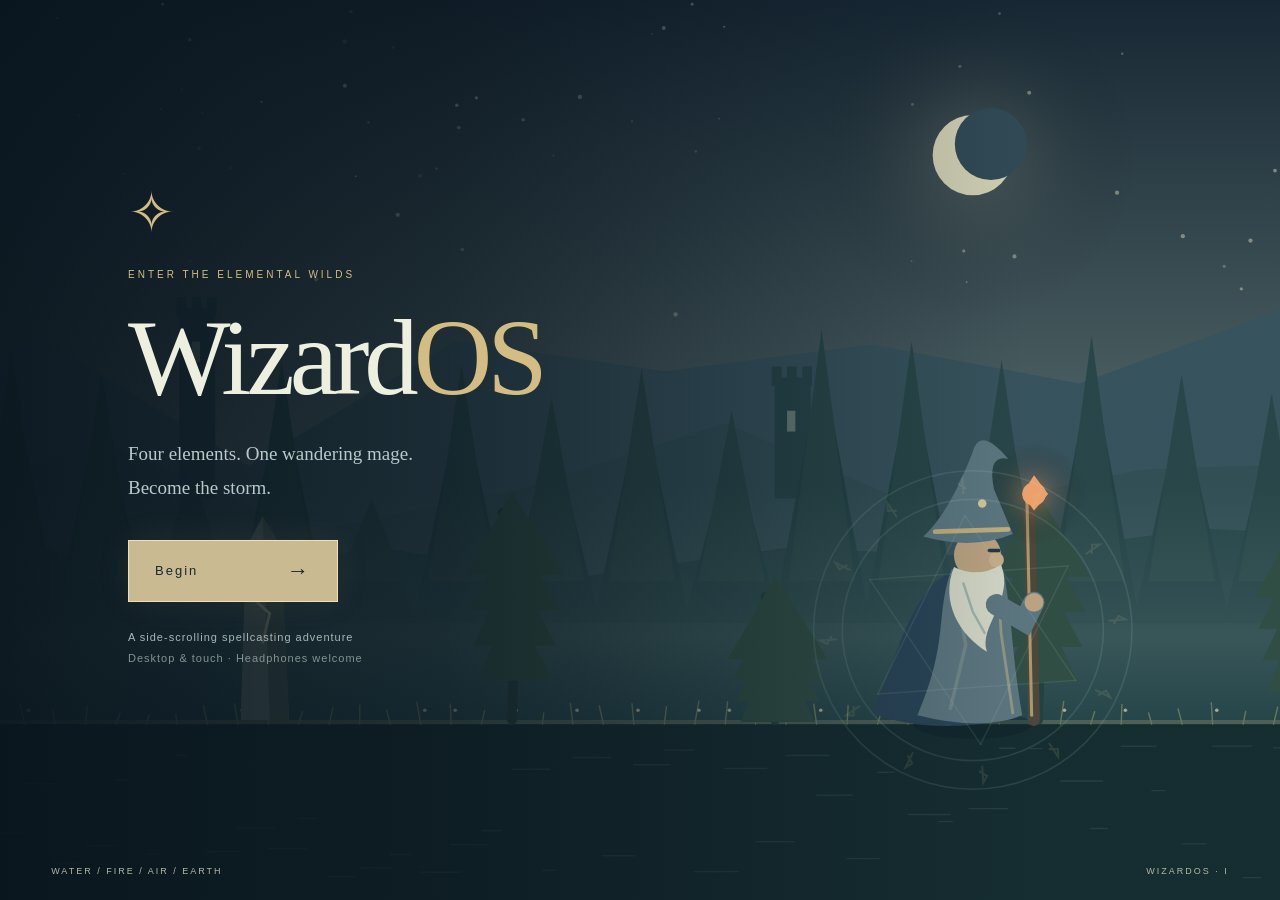
<file: index.html>
<!doctype html>
<html lang="en">
  <head>
    <meta charset="utf-8" />
    <meta
      name="viewport"
      content="width=device-width, initial-scale=1, viewport-fit=cover"
    />
    <meta name="theme-color" content="#101b23" />
    <meta
      name="description"
      content="Become the storm. A side-scrolling elemental wizard duel for desktop and mobile."
    />
    <title>WizardOS — The Elemental Wilds</title>
    <link rel="stylesheet" href="./style.css" />
    <script src="./audio.js" defer></script>
    <script src="./game.js" defer></script>
  </head>
  <body>
    <main id="game" aria-label="WizardOS elemental combat game">
      <div id="stage">
        <canvas
          id="world"
          aria-label="Side-scrolling wizard combat arena"
        ></canvas>
      </div>
      <header id="hud" hidden>
        <div class="vitals">
          <div class="eyebrow">THE WANDERER</div>
          <div class="meter-line">
            <span>VITALITY</span><span id="healthText">100</span>
          </div>
          <div class="meter"><i id="healthBar"></i></div>
          <div class="meter-line">
            <span>ARCANA</span><span id="manaText">100</span>
          </div>
          <div class="meter mana"><i id="manaBar"></i></div>
        </div>
        <div class="journey">
          <span class="eyebrow">THE ELEMENTAL WILDS</span
          ><strong id="score">0 VANQUISHED</strong>
        </div>
        <div class="utilities">
          <button id="sound" aria-label="Mute sound" aria-pressed="true">
            ♪ ON</button
          ><button id="pause" aria-label="Pause game">Ⅱ</button>
          <label class="volume-control" for="volume"
            ><span>VOL</span
            ><input
              id="volume"
              type="range"
              min="0"
              max="100"
              value="45"
              aria-label="Sound volume"
          /></label>
        </div>
      </header>
      <div id="status" role="status" hidden>THE WILDS ARE QUIET</div>
      <section id="controls" hidden aria-label="Combat controls">
        <div class="element-bar" aria-label="Choose element">
          <button
            data-element="water"
            style="--element: #79d7eb"
            aria-pressed="false"
          >
            <span class="sigil">≈</span><span>WATER</span><kbd>1</kbd>
          </button>
          <button
            data-element="fire"
            style="--element: #f4a06a"
            aria-pressed="true"
          >
            <span class="sigil">♨</span><span>FIRE</span><kbd>2</kbd>
          </button>
          <button
            data-element="air"
            style="--element: #ddebc5"
            aria-pressed="false"
          >
            <span class="sigil">≋</span><span>AIR</span><kbd>3</kbd>
          </button>
          <button
            data-element="earth"
            style="--element: #c0ae7b"
            aria-pressed="false"
          >
            <span class="sigil">◆</span><span>EARTH</span><kbd>4</kbd>
          </button>
        </div>
        <div id="touchDeck">
          <div
            id="moveStick"
            class="stick"
            role="button"
            aria-label="Drag to move"
          >
            <span>MOVE</span><i></i>
          </div>
          <div class="touch-actions">
            <button data-action="jump" aria-label="Jump">
              ↑<small>JUMP</small></button
            ><button data-action="shield" aria-label="Hold shield">
              ◇<small>SHIELD</small></button
            ><button
              data-action="charge"
              aria-label="Hold to sit and charge mana"
            >
              ✧<small>CHARGE</small>
            </button>
          </div>
          <div
            id="castStick"
            class="stick cast"
            role="button"
            aria-label="Hold and drag to aim and cast"
          >
            <span>CAST / AIM</span><i></i>
          </div>
        </div>
        <p class="desktop-hint">
          A D <span>move</span> SPACE <span>jump</span> MOUSE
          <span>aim & hold to cast</span> SHIFT <span>shield</span> E
          <span>sit & charge</span>
        </p>
      </section>
      <section id="overlay" aria-labelledby="screenTitle">
        <div class="title-content">
          <div class="crest" aria-hidden="true">✧</div>
          <p class="eyebrow" id="screenEyebrow">ENTER THE ELEMENTAL WILDS</p>
          <h1 id="screenTitle">Wizard<span>OS</span></h1>
          <p id="screenDescription">
            Four elements. One wandering mage.<br />Become the storm.
          </p>
          <button id="begin" class="primary">Begin <span>→</span></button
          ><button id="restart" class="secondary" hidden>New journey</button>
          <p id="screenHint">
            A side-scrolling spellcasting adventure<br /><span
              >Desktop & touch · Headphones welcome</span
            >
          </p>
        </div>
        <div class="title-footer">
          <span>WATER / FIRE / AIR / EARTH</span><span>WIZARDOS · I</span>
        </div>
      </section>
    </main>
  </body>
</html>
</file>
<file: style.css>
:root {
  color-scheme: dark;
  --ink: #edf0df;
  --gold: #d4bd83;
  --panel: rgba(15, 29, 35, 0.86);
}
* {
  box-sizing: border-box;
}
html,
body {
  margin: 0;
  width: 100%;
  height: 100%;
  overflow: hidden;
  background: #101b23;
  color: var(--ink);
  font-family: Georgia, "Times New Roman", serif;
}
body {
  overscroll-behavior: none;
}
button {
  font: inherit;
  color: inherit;
  cursor: pointer;
  -webkit-tap-highlight-color: transparent;
  touch-action: none;
}
button:focus-visible {
  outline: 2px solid #f8df9d;
  outline-offset: 4px;
}
[hidden] {
  display: none !important;
}
#game {
  position: relative;
  width: 100%;
  height: 100dvh;
  min-height: 280px;
  overflow: hidden;
  touch-action: none;
  user-select: none;
}
/* iOS Safari must suppress both text selection and the long-press callout.
   Apply directly to labels and icons too, not just their parent controls. */
#game,
#game * {
  -webkit-user-select: none;
  user-select: none;
  -webkit-touch-callout: none;
}
#stage {
  position: absolute;
  inset: 0;
}
canvas {
  width: 100%;
  height: 100%;
  display: block;
  touch-action: none;
}
#hud {
  position: absolute;
  inset: 24px 28px auto;
  display: flex;
  justify-content: space-between;
  align-items: flex-start;
  pointer-events: none;
  gap: 20px;
}
.eyebrow {
  font:
    10px/1.5 Arial,
    sans-serif;
  letter-spacing: 3px;
  color: var(--gold);
}
.vitals {
  width: 210px;
  padding: 15px 18px;
  background: linear-gradient(110deg, var(--panel), rgba(15, 29, 35, 0.2));
  border-left: 1px solid #bba16f88;
}
.vitals .eyebrow {
  margin-bottom: 9px;
}
.meter-line {
  display: flex;
  justify-content: space-between;
  font:
    8px Arial,
    sans-serif;
  letter-spacing: 2px;
  margin: 9px 0 5px;
  color: #cdd7cd;
}
.meter {
  height: 4px;
  background: #ffffff15;
  width: 100%;
}
.meter i {
  display: block;
  background: #d29381;
  width: 100%;
  height: 100%;
  transition: width 0.08s;
}
.meter.mana i {
  background: #80ccda;
}
.journey {
  padding: 17px;
  text-align: center;
}
.journey strong {
  display: block;
  margin-top: 9px;
  font:
    10px Arial,
    sans-serif;
  letter-spacing: 2px;
}
.utilities {
  display: flex;
  gap: 8px;
  pointer-events: auto;
}
.utilities button {
  background: var(--panel);
  border: 1px solid #d4bd8333;
  padding: 10px 12px;
  font:
    11px Arial,
    sans-serif;
  min-height: 40px;
}
#status {
  position: absolute;
  top: 157px;
  left: 46px;
  font:
    9px Arial,
    sans-serif;
  letter-spacing: 1.5px;
  color: #d7d7ba;
  text-shadow: 0 2px 4px #000;
  pointer-events: none;
}
#controls {
  position: absolute;
  bottom: max(16px, env(safe-area-inset-bottom));
  left: 0;
  width: 100%;
  display: flex;
  align-items: center;
  flex-direction: column;
}
.element-bar {
  display: flex;
  gap: 8px;
}
.element-bar button {
  position: relative;
  display: flex;
  align-items: center;
  gap: 10px;
  background: var(--panel);
  border: 1px solid #d4bd832d;
  border-radius: 3px;
  padding: 10px 17px;
  font:
    9px Arial,
    sans-serif;
  letter-spacing: 1.5px;
  min-width: 110px;
  min-height: 48px;
}
.element-bar button[aria-pressed="true"] {
  border-color: var(--element);
  box-shadow: inset 0 -2px var(--element);
  background: #24363ce8;
}
.sigil {
  font:
    25px Georgia,
    serif;
  color: var(--element);
}
kbd {
  font:
    9px Arial,
    sans-serif;
  opacity: 0.45;
  margin-left: 4px;
}
.desktop-hint {
  font:
    9px Arial,
    sans-serif;
  letter-spacing: 1px;
  color: #e8dfc6;
  margin: 14px 0 0;
}
.desktop-hint span {
  color: #93a6a6;
  margin: 0 18px 0 3px;
}
#touchDeck {
  display: none;
}
#overlay {
  position: absolute;
  inset: 0;
  display: flex;
  align-items: center;
  background: linear-gradient(
    90deg,
    rgba(9, 20, 29, 0.91),
    rgba(9, 20, 29, 0.65) 35%,
    rgba(9, 20, 29, 0.08) 80%
  );
}
.title-content {
  margin: 0 0 4vh 10vw;
  max-width: 540px;
}
.crest {
  font-size: 56px;
  line-height: 1;
  color: var(--gold);
  margin-bottom: 26px;
}
h1 {
  font-size: clamp(60px, 8.5vw, 126px);
  letter-spacing: -5px;
  font-weight: 400;
  line-height: 1.1;
  margin: 16px 0 20px;
}
h1 span {
  color: var(--gold);
}
#screenDescription {
  font-size: 19px;
  line-height: 1.8;
  color: #b8c9c8;
  margin-bottom: 34px;
}
.primary {
  display: flex;
  justify-content: space-between;
  align-items: center;
  gap: 80px;
  background: #caba91;
  color: #182a30;
  border: 1px solid #f1dfb6;
  padding: 17px 26px;
  font:
    13px Arial,
    sans-serif;
  letter-spacing: 2px;
  min-width: 210px;
  box-shadow: 0 0 35px #d4bd8314;
}
.primary:hover {
  background: #e4d3ab;
}
.primary span {
  font-size: 22px;
}
.secondary {
  background: none;
  border: 0;
  border-bottom: 1px solid #a8b8ac55;
  margin-top: 18px;
  padding: 8px 0;
  color: #bac6b8;
}
#screenHint {
  font:
    11px/1.9 Arial,
    sans-serif;
  letter-spacing: 1px;
  color: #a7b8b8;
  margin-top: 25px;
}
#screenHint span {
  color: #829394;
}
.title-footer {
  position: absolute;
  bottom: max(24px, env(safe-area-inset-bottom));
  left: 4%;
  right: 4%;
  display: flex;
  justify-content: space-between;
  font:
    9px Arial,
    sans-serif;
  letter-spacing: 2px;
  color: #b1b8a3;
  gap: 10px;
}
.paused #overlay {
  background: #0b1b24bd;
  backdrop-filter: blur(5px);
}
.paused .title-content {
  margin: auto;
  text-align: center;
}
.paused .primary {
  margin: auto;
}
.paused h1 {
  font-size: 65px;
  letter-spacing: -2px;
}
.paused .crest {
  display: none;
}
@media (pointer: coarse), (max-width: 760px) {
  #stage {
    bottom: 178px;
  }
  #hud {
    inset: max(10px, env(safe-area-inset-top)) 12px auto;
    gap: 6px;
  }
  .vitals {
    width: 150px;
    padding: 10px 12px;
  }
  .vitals .eyebrow {
    font-size: 8px;
    letter-spacing: 1.7px;
    margin-bottom: 4px;
  }
  .journey {
    padding: 10px 2px;
  }
  .journey .eyebrow {
    display: none;
  }
  .journey strong {
    font-size: 8px;
    letter-spacing: 1px;
    white-space: nowrap;
  }
  .utilities {
    gap: 4px;
  }
  .utilities button {
    padding: 9px;
    font-size: 10px;
    min-width: 38px;
  }
  #status {
    left: 24px;
    top: 123px;
    font-size: 8px;
    max-width: calc(100% - 42px);
  }
  #controls {
    bottom: 0;
    padding: 10px 12px max(12px, env(safe-area-inset-bottom));
    background: linear-gradient(#102129ed, #0c1921);
    border-top: 1px solid #bda56a33;
    height: 178px;
    justify-content: space-between;
  }
  .element-bar {
    gap: 5px;
    justify-content: center;
    width: 100%;
    max-width: 460px;
  }
  .element-bar button {
    min-width: 0;
    flex: 1;
    justify-content: center;
    padding: 5px 9px;
    min-height: 42px;
    gap: 6px;
    font-size: 8px;
  }
  .sigil {
    font-size: 21px;
  }
  kbd,
  .desktop-hint {
    display: none;
  }
  #touchDeck {
    display: flex;
    width: 100%;
    max-width: 530px;
    align-items: center;
    justify-content: space-between;
    gap: 8px;
  }
  .stick {
    width: 83px;
    height: 83px;
    border: 1px solid #aebdaa55;
    border-radius: 50%;
    position: relative;
    background: radial-gradient(#647b7b16, #0e242a);
    flex-shrink: 0;
    touch-action: none;
  }
  .stick i {
    position: absolute;
    left: 25px;
    top: 25px;
    width: 31px;
    height: 31px;
    border: 1px solid #c5d9ca66;
    border-radius: 50%;
    background: #768e8544;
    pointer-events: none;
  }
  .stick span {
    position: absolute;
    bottom: 8px;
    width: 100%;
    text-align: center;
    font:
      7px Arial,
      sans-serif;
    letter-spacing: 1px;
    color: #a7bdb8;
  }
  .cast {
    border-color: #c6b48099;
  }
  .cast i {
    background: #c6b48033;
    border-color: #c6b480aa;
  }
  .touch-actions {
    display: flex;
    gap: 5px;
  }
  .touch-actions button {
    width: 47px;
    height: 60px;
    background: #1b3036;
    border: 1px solid #b7c4af33;
    border-radius: 7px;
    font-size: 24px;
  }
  .touch-actions button.active {
    border-color: #d4bd83;
    background: #395255;
  }
  .touch-actions small {
    display: block;
    font:
      7px Arial,
      sans-serif;
    letter-spacing: 0.5px;
    margin-top: 5px;
  }
  .title-content {
    margin: 0 8vw 40px;
  }
  .crest {
    font-size: 40px;
    margin-bottom: 17px;
  }
  h1 {
    font-size: clamp(62px, 13vw, 96px);
    letter-spacing: -3px;
  }
  #screenDescription {
    font-size: 16px;
    margin-bottom: 25px;
  }
  .title-footer {
    font-size: 7px;
    letter-spacing: 1px;
  }
  #screenHint {
    font-size: 9px;
  }
  .title-content .eyebrow {
    font-size: 8px;
    letter-spacing: 2px;
  }
  body:has(#hud[hidden]) #stage {
    bottom: 0;
  }
}
@media (pointer: coarse) and (orientation: landscape),
  (max-width: 760px) and (orientation: landscape) {
  #stage {
    bottom: 0;
  }
  #controls {
    background: none;
    border: 0;
    height: 100px;
    padding: 0 22px 9px;
    pointer-events: none;
  }
  .element-bar {
    position: absolute;
    bottom: 15px;
    width: 280px;
    pointer-events: auto;
  }
  .element-bar button {
    padding: 5px;
    gap: 4px;
    font-size: 7px;
  }
  .element-bar .sigil {
    font-size: 18px;
  }
  #touchDeck {
    max-width: none;
    width: 100%;
    pointer-events: none;
  }
  .stick,
  .touch-actions {
    pointer-events: auto;
  }
  .touch-actions {
    position: absolute;
    right: 117px;
    bottom: 65px;
  }
  .touch-actions button {
    height: 43px;
    width: 44px;
    font-size: 17px;
  }
  .touch-actions small {
    font-size: 6px;
    margin: 2px 0;
  }
  .stick {
    width: 76px;
    height: 76px;
  }
  .stick i {
    left: 22px;
    top: 22px;
  }
  .title-content {
    margin: 0 7vw;
  }
  .crest,
  #screenHint {
    display: none;
  }
  h1 {
    font-size: 70px;
    margin: 8px 0;
  }
  #screenDescription {
    font-size: 14px;
    line-height: 1.4;
    margin: 10px 0 18px;
  }
  .primary {
    padding: 10px 20px;
  }
  .title-footer {
    bottom: 12px;
  }
  #status {
    top: 112px;
  }
  .vitals {
    padding: 7px 12px;
  }
}
@media (prefers-reduced-motion: reduce) {
  .meter i {
    transition: none;
  }
}

/* Place volume below the existing buttons without widening the mobile HUD. */
.utilities {
  position: relative;
}
.volume-control {
  position: absolute;
  right: 0;
  top: 48px;
  display: flex;
  align-items: center;
  gap: 6px;
  padding: 3px 8px;
  background: var(--panel);
  border: 1px solid #d4bd8333;
  color: var(--gold);
  font:
    8px Arial,
    sans-serif;
}
.volume-control input {
  width: 65px;
  height: 30px;
  margin: 0;
  accent-color: var(--gold);
  touch-action: none;
}
</file>
